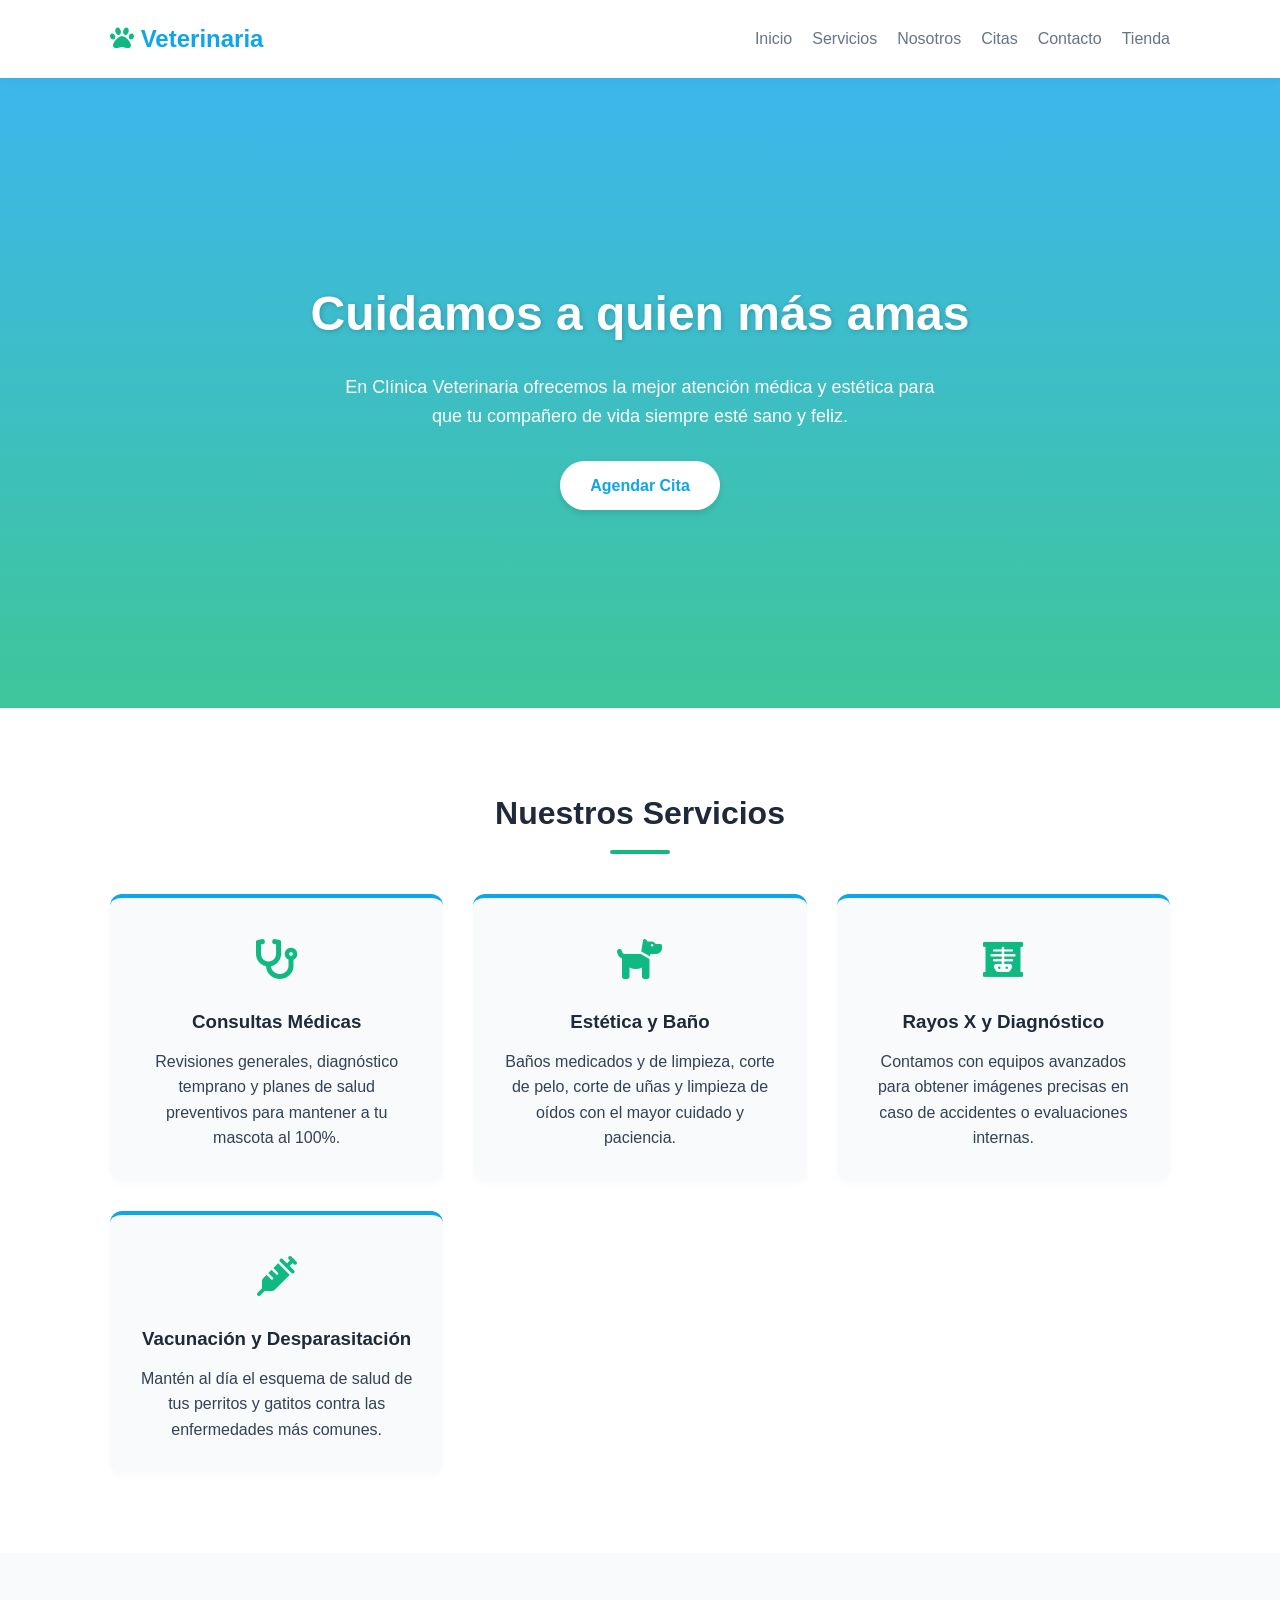
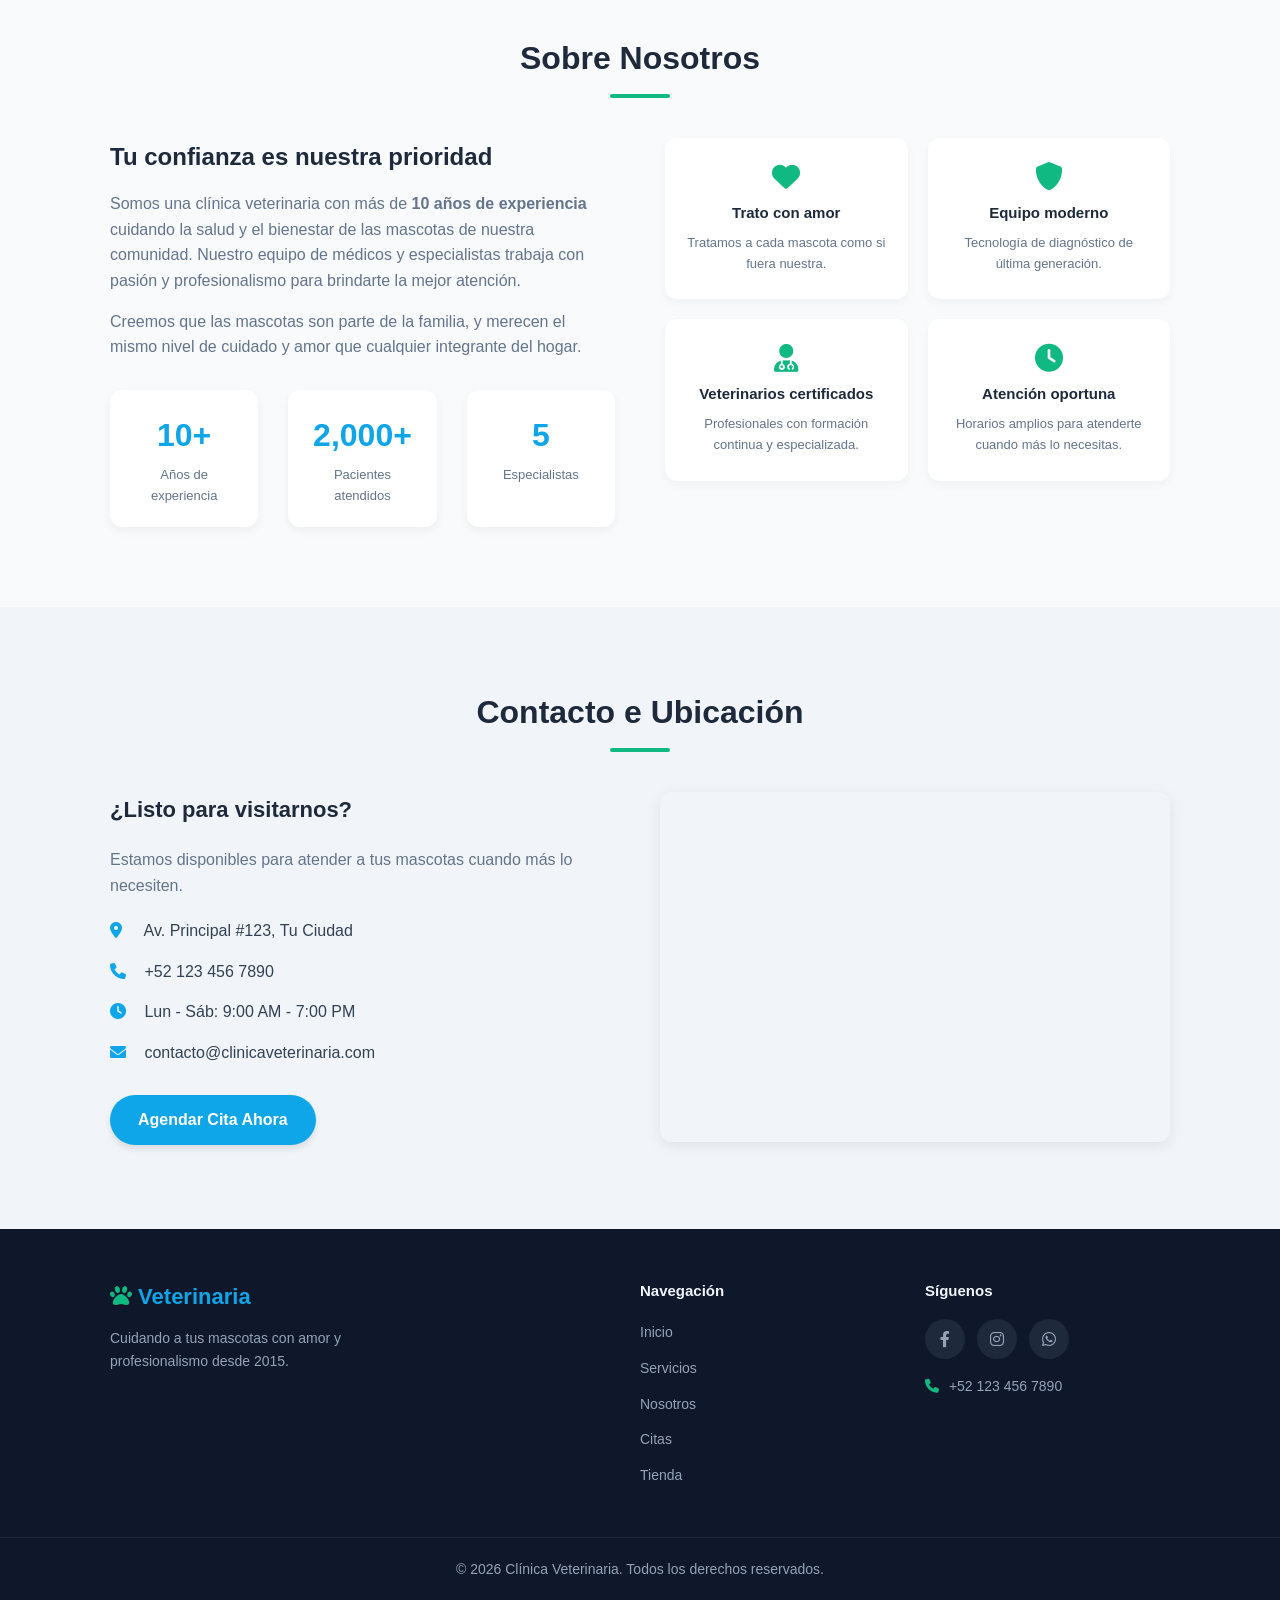
<file: index.html>
<!DOCTYPE html>
<html lang="es">
<head>
    <meta charset="UTF-8">
    <meta name="viewport" content="width=device-width, initial-scale=1.0">
    <meta name="description" content="Clínica Veterinaria — Consultas médicas, vacunación, estética y diagnóstico para tus mascotas. ¡Agenda tu cita hoy!">
    <title>Clínica Veterinaria</title>
    <link rel="icon" href="data:image/svg+xml,<svg xmlns='http://www.w3.org/2000/svg' viewBox='0 0 100 100'><text y='.9em' font-size='90'>🐾</text></svg>">
    <link rel="stylesheet" href="style.css">
    <link rel="stylesheet" href="https://cdnjs.cloudflare.com/ajax/libs/font-awesome/6.0.0/css/all.min.css">
</head>
<body>

    <header>
        <div class="container navbar">
            <div class="logo">
                <i class="fas fa-paw"></i> Veterinaria
            </div>
            <nav>
                <ul id="nav-menu">
                    <li><a href="#inicio">Inicio</a></li>
                    <li><a href="#servicios">Servicios</a></li>
                    <li><a href="#nosotros">Nosotros</a></li>
                    <li><a href="citas.html">Citas</a></li>
                    <li><a href="#contacto">Contacto</a></li>
                    <li><a href="tienda.html">Tienda</a></li>
                </ul>
            </nav>
            <button class="hamburger" id="hamburger-btn" aria-label="Abrir menú">
                <span></span><span></span><span></span>
            </button>
        </div>
    </header>

    <section id="inicio" class="hero">
        <div class="hero-content">
            <h1>Cuidamos a quien más amas</h1>
            <p>En Clínica Veterinaria ofrecemos la mejor atención médica y estética para que tu compañero de vida siempre esté sano y feliz.</p>
            <a href="citas.html" class="btn-primary">Agendar Cita</a>
        </div>
    </section>

    <section id="servicios" class="services-section">
        <div class="container">
            <h2 class="section-title">Nuestros Servicios</h2>
            <div class="services-grid">

                <div class="service-card">
                    <div class="service-icon"><i class="fas fa-stethoscope"></i></div>
                    <h3>Consultas Médicas</h3>
                    <p>Revisiones generales, diagnóstico temprano y planes de salud preventivos para mantener a tu mascota al 100%.</p>
                </div>

                <div class="service-card">
                    <div class="service-icon"><i class="fas fa-dog"></i></div>
                    <h3>Estética y Baño</h3>
                    <p>Baños medicados y de limpieza, corte de pelo, corte de uñas y limpieza de oídos con el mayor cuidado y paciencia.</p>
                </div>

                <div class="service-card">
                    <div class="service-icon"><i class="fas fa-x-ray"></i></div>
                    <h3>Rayos X y Diagnóstico</h3>
                    <p>Contamos con equipos avanzados para obtener imágenes precisas en caso de accidentes o evaluaciones internas.</p>
                </div>

                <div class="service-card">
                    <div class="service-icon"><i class="fas fa-syringe"></i></div>
                    <h3>Vacunación y Desparasitación</h3>
                    <p>Mantén al día el esquema de salud de tus perritos y gatitos contra las enfermedades más comunes.</p>
                </div>

            </div>
        </div>
    </section>

    <!-- NUEVA SECCIÓN: SOBRE NOSOTROS -->
    <section id="nosotros" class="about-section">
        <div class="container">
            <h2 class="section-title">Sobre Nosotros</h2>
            <div class="about-wrapper">
                <div class="about-text">
                    <h3>Tu confianza es nuestra prioridad</h3>
                    <p>Somos una clínica veterinaria con más de <strong>10 años de experiencia</strong> cuidando la salud y el bienestar de las mascotas de nuestra comunidad. Nuestro equipo de médicos y especialistas trabaja con pasión y profesionalismo para brindarte la mejor atención.</p>
                    <p>Creemos que las mascotas son parte de la familia, y merecen el mismo nivel de cuidado y amor que cualquier integrante del hogar.</p>
                    <div class="about-stats">
                        <div class="stat-item">
                            <span class="stat-number">10+</span>
                            <span class="stat-label">Años de experiencia</span>
                        </div>
                        <div class="stat-item">
                            <span class="stat-number">2,000+</span>
                            <span class="stat-label">Pacientes atendidos</span>
                        </div>
                        <div class="stat-item">
                            <span class="stat-number">5</span>
                            <span class="stat-label">Especialistas</span>
                        </div>
                    </div>
                </div>
                <div class="about-cards">
                    <div class="about-card">
                        <i class="fas fa-heart"></i>
                        <h4>Trato con amor</h4>
                        <p>Tratamos a cada mascota como si fuera nuestra.</p>
                    </div>
                    <div class="about-card">
                        <i class="fas fa-shield-alt"></i>
                        <h4>Equipo moderno</h4>
                        <p>Tecnología de diagnóstico de última generación.</p>
                    </div>
                    <div class="about-card">
                        <i class="fas fa-user-md"></i>
                        <h4>Veterinarios certificados</h4>
                        <p>Profesionales con formación continua y especializada.</p>
                    </div>
                    <div class="about-card">
                        <i class="fas fa-clock"></i>
                        <h4>Atención oportuna</h4>
                        <p>Horarios amplios para atenderte cuando más lo necesitas.</p>
                    </div>
                </div>
            </div>
        </div>
    </section>

    <section id="contacto" class="contact-section">
        <div class="container">
            <h2 class="section-title">Contacto e Ubicación</h2>
            <div class="contact-wrapper">
                <div class="contact-info">
                    <h3>¿Listo para visitarnos?</h3>
                    <p>Estamos disponibles para atender a tus mascotas cuando más lo necesiten.</p>
                    <ul>
                        <li><i class="fas fa-map-marker-alt"></i> Av. Principal #123, Tu Ciudad</li>
                        <li><i class="fas fa-phone"></i> +52 123 456 7890</li>
                        <li><i class="fas fa-clock"></i> Lun - Sáb: 9:00 AM - 7:00 PM</li>
                        <li><i class="fas fa-envelope"></i> contacto@clinicaveterinaria.com</li>
                    </ul>
                    <a href="citas.html" class="btn-primary btn-contact">Agendar Cita Ahora</a>
                </div>
                <div class="contact-map">
                    <iframe
                        src="https://www.google.com/maps/embed?pb=!1m18!1m12!1m3!1d3763.2!2d-99.1332!3d19.4326!2m3!1f0!2f0!3f0!3m2!1i1024!2i768!4f13.1!3m3!1m2!1s0x0%3A0x0!2zMTnCsDI1JzU3LjQiTiA5OcKwMDcnNTkuNiJX!5e0!3m2!1ses!2smx!4v1234567890"
                        width="100%"
                        height="300"
                        style="border:0; border-radius: 12px;"
                        allowfullscreen=""
                        loading="lazy"
                        referrerpolicy="no-referrer-when-downgrade"
                        title="Ubicación de la Clínica Veterinaria">
                    </iframe>
                </div>
            </div>
        </div>
    </section>

    <footer>
        <div class="container footer-grid">
            <div class="footer-brand">
                <div class="logo"><i class="fas fa-paw"></i> Veterinaria</div>
                <p>Cuidando a tus mascotas con amor y profesionalismo desde 2015.</p>
            </div>
            <div class="footer-links">
                <h4>Navegación</h4>
                <ul>
                    <li><a href="#inicio">Inicio</a></li>
                    <li><a href="#servicios">Servicios</a></li>
                    <li><a href="#nosotros">Nosotros</a></li>
                    <li><a href="citas.html">Citas</a></li>
                    <li><a href="tienda.html">Tienda</a></li>
                </ul>
            </div>
            <div class="footer-social">
                <h4>Síguenos</h4>
                <div class="social-icons">
                    <a href="https://facebook.com" target="_blank" aria-label="Facebook"><i class="fab fa-facebook-f"></i></a>
                    <a href="https://instagram.com" target="_blank" aria-label="Instagram"><i class="fab fa-instagram"></i></a>
                    <a href="https://wa.me/521234567890" target="_blank" aria-label="WhatsApp"><i class="fab fa-whatsapp"></i></a>
                </div>
                <p class="footer-phone"><i class="fas fa-phone"></i> +52 123 456 7890</p>
            </div>
        </div>
        <div class="footer-bottom">
            <p>&copy; 2026 Clínica Veterinaria. Todos los derechos reservados.</p>
        </div>
    </footer>

    <script src="js.js"></script>
</body>
</html>
</file>
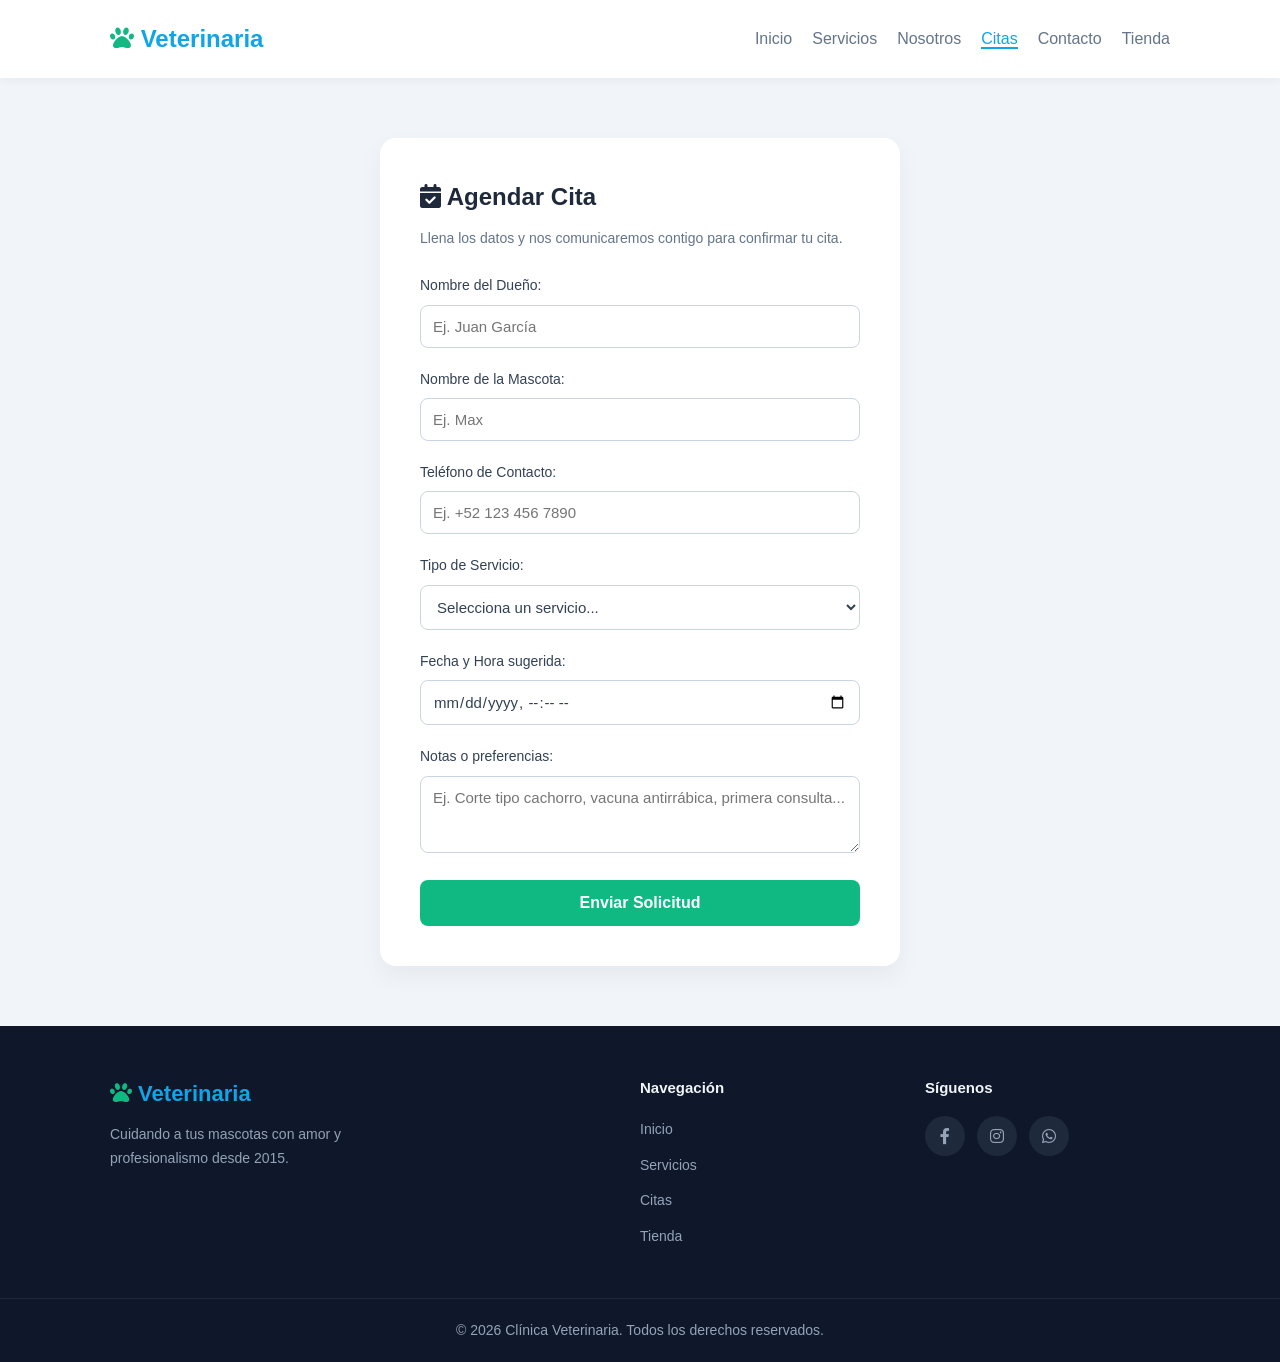
<file: citas.html>
<!DOCTYPE html>
<html lang="es">
<head>
    <meta charset="UTF-8">
    <meta name="viewport" content="width=device-width, initial-scale=1.0">
    <meta name="description" content="Agenda tu cita en Clínica Veterinaria para consultas médicas, vacunación, estética y diagnóstico. ¡Atención rápida y profesional!">
    <title>Agendar Cita - Clínica Veterinaria</title>
    <link rel="icon" href="data:image/svg+xml,<svg xmlns='http://www.w3.org/2000/svg' viewBox='0 0 100 100'><text y='.9em' font-size='90'>🐾</text></svg>">
    <link rel="stylesheet" href="style.css">
    <link rel="stylesheet" href="https://cdnjs.cloudflare.com/ajax/libs/font-awesome/6.0.0/css/all.min.css">
</head>
<body>

    <header>
        <div class="container navbar">
            <div class="logo"><i class="fas fa-paw"></i> Veterinaria</div>
            <nav>
                <ul id="nav-menu">
                    <li><a href="index.html">Inicio</a></li>
                    <li><a href="index.html#servicios">Servicios</a></li>
                    <li><a href="index.html#nosotros">Nosotros</a></li>
                    <li><a href="citas.html" class="active">Citas</a></li>
                    <li><a href="index.html#contacto">Contacto</a></li>
                    <li><a href="tienda.html">Tienda</a></li>
                </ul>
            </nav>
            <button class="hamburger" id="hamburger-btn" aria-label="Abrir menú">
                <span></span><span></span><span></span>
            </button>
        </div>
    </header>

    <section class="form-section">
        <div class="form-container">
            <h2><i class="fas fa-calendar-check"></i> Agendar Cita</h2>
            <p>Llena los datos y nos comunicaremos contigo para confirmar tu cita.</p>

            <form id="appointmentForm">
                <div class="form-group">
                    <label for="propietario">Nombre del Dueño:</label>
                    <input type="text" id="propietario" name="propietario" placeholder="Ej. Juan García" required>
                </div>

                <div class="form-group">
                    <label for="mascota">Nombre de la Mascota:</label>
                    <input type="text" id="mascota" name="mascota" placeholder="Ej. Max" required>
                </div>

                <div class="form-group">
                    <label for="telefono">Teléfono de Contacto:</label>
                    <input type="tel" id="telefono" name="telefono" placeholder="Ej. +52 123 456 7890" required>
                </div>

                <div class="form-group">
                    <label for="servicio">Tipo de Servicio:</label>
                    <select id="servicio" name="servicio" required>
                        <option value="" disabled selected>Selecciona un servicio...</option>
                        <option value="Consulta Médica">🩺 Consulta Médica</option>
                        <option value="Vacunación / Desparasitación">💉 Vacunación / Desparasitación</option>
                        <option value="Estética y Baño">🐶 Estética y Baño</option>
                        <option value="Rayos X y Diagnóstico">🔬 Rayos X y Diagnóstico</option>
                    </select>
                </div>

                <div class="form-group">
                    <label for="fecha">Fecha y Hora sugerida:</label>
                    <input type="datetime-local" id="fecha" name="fecha" required>
                </div>

                <div class="form-group">
                    <label for="notas">Notas o preferencias:</label>
                    <textarea id="notas" name="notas" rows="3" placeholder="Ej. Corte tipo cachorro, vacuna antirrábica, primera consulta..."></textarea>
                </div>

                <button type="submit" class="btn-submit">Enviar Solicitud</button>
            </form>

            <div id="mensajeExito" class="mensaje-oculto">
                <i class="fas fa-check-circle"></i> ¡Cita registrada con éxito! Nos comunicaremos contigo para confirmar.
            </div>
        </div>
    </section>

    <footer>
        <div class="container footer-grid">
            <div class="footer-brand">
                <div class="logo"><i class="fas fa-paw"></i> Veterinaria</div>
                <p>Cuidando a tus mascotas con amor y profesionalismo desde 2015.</p>
            </div>
            <div class="footer-links">
                <h4>Navegación</h4>
                <ul>
                    <li><a href="index.html">Inicio</a></li>
                    <li><a href="index.html#servicios">Servicios</a></li>
                    <li><a href="citas.html">Citas</a></li>
                    <li><a href="tienda.html">Tienda</a></li>
                </ul>
            </div>
            <div class="footer-social">
                <h4>Síguenos</h4>
                <div class="social-icons">
                    <a href="https://facebook.com" target="_blank" aria-label="Facebook"><i class="fab fa-facebook-f"></i></a>
                    <a href="https://instagram.com" target="_blank" aria-label="Instagram"><i class="fab fa-instagram"></i></a>
                    <a href="https://wa.me/521234567890" target="_blank" aria-label="WhatsApp"><i class="fab fa-whatsapp"></i></a>
                </div>
            </div>
        </div>
        <div class="footer-bottom">
            <p>&copy; 2026 Clínica Veterinaria. Todos los derechos reservados.</p>
        </div>
    </footer>

    <script src="js.js"></script>
</body>
</html>
</file>
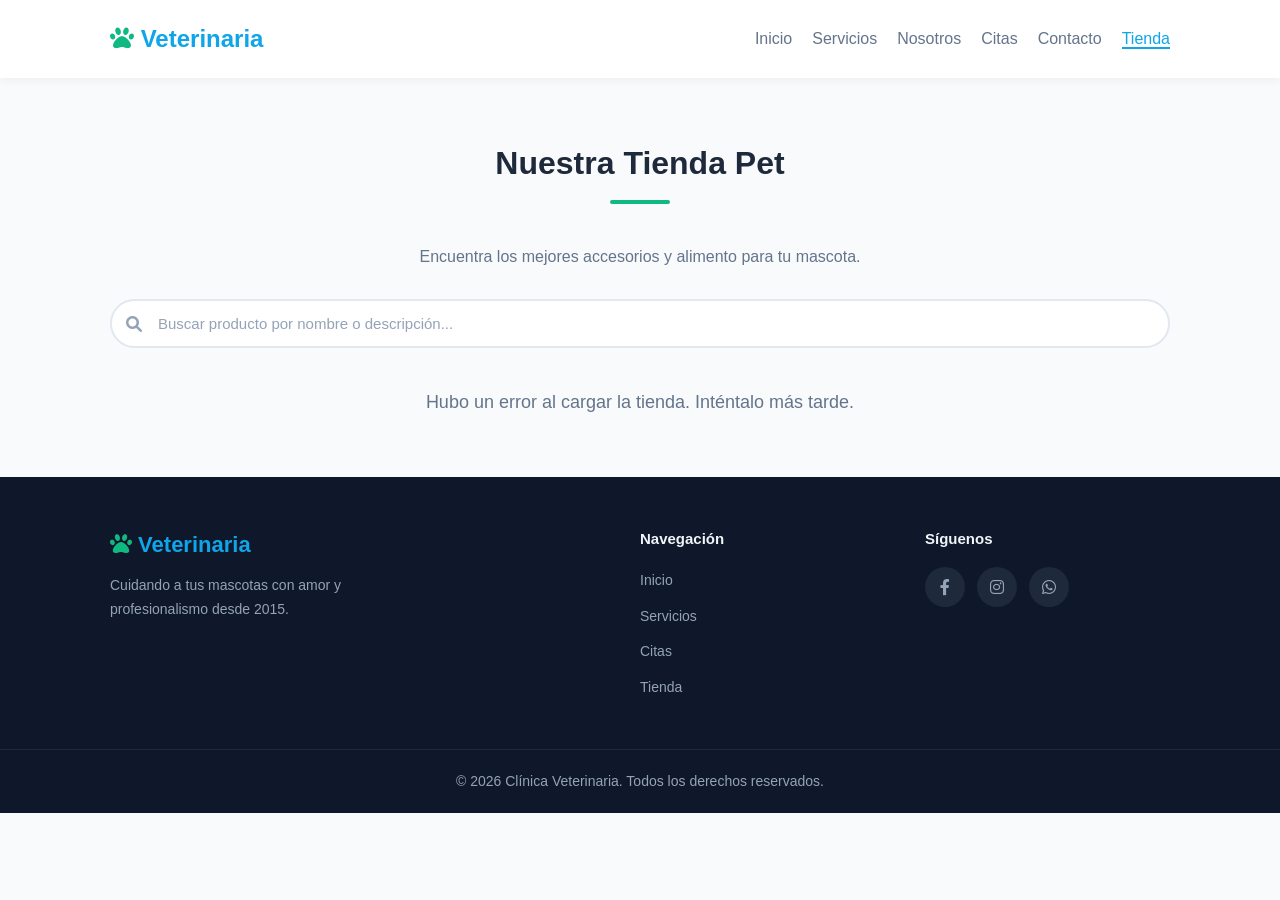
<file: tienda.html>
<!DOCTYPE html>
<html lang="es">
<head>
    <meta charset="UTF-8">
    <meta name="viewport" content="width=device-width, initial-scale=1.0">
    <meta name="description" content="Tienda veterinaria en línea. Encuentra los mejores productos, alimentos y accesorios para tu mascota con envío a domicilio.">
    <title>Tienda Pet - Clínica Veterinaria</title>
    <link rel="icon" href="data:image/svg+xml,<svg xmlns='http://www.w3.org/2000/svg' viewBox='0 0 100 100'><text y='.9em' font-size='90'>🐾</text></svg>">
    <link rel="stylesheet" href="style.css">
    <link rel="stylesheet" href="https://cdnjs.cloudflare.com/ajax/libs/font-awesome/6.0.0/css/all.min.css">
</head>
<body>

    <header>
        <div class="container navbar">
            <div class="logo"><i class="fas fa-paw"></i> Veterinaria</div>
            <nav>
                <ul id="nav-menu">
                    <li><a href="index.html">Inicio</a></li>
                    <li><a href="index.html#servicios">Servicios</a></li>
                    <li><a href="index.html#nosotros">Nosotros</a></li>
                    <li><a href="citas.html">Citas</a></li>
                    <li><a href="index.html#contacto">Contacto</a></li>
                    <li><a href="tienda.html" class="active">Tienda</a></li>
                </ul>
            </nav>
            <button class="hamburger" id="hamburger-btn" aria-label="Abrir menú">
                <span></span><span></span><span></span>
            </button>
        </div>
    </header>

    <section class="tienda-section">
        <div class="container">
            <h1 class="section-title">Nuestra Tienda Pet</h1>
            <p style="text-align: center; color: #64748b; margin-bottom: 30px;">Encuentra los mejores accesorios y alimento para tu mascota.</p>

            <!-- Barra de búsqueda y filtros -->
            <div class="tienda-controles">
                <div class="search-box">
                    <i class="fas fa-search"></i>
                    <input
                        type="text"
                        id="buscador-productos"
                        placeholder="Buscar producto por nombre o descripción..."
                        autocomplete="off"
                    >
                    <button id="btn-limpiar-busqueda" class="btn-limpiar" aria-label="Limpiar búsqueda" style="display:none;">
                        <i class="fas fa-times"></i>
                    </button>
                </div>
                <div id="filtros-categoria" class="filtros-categoria">
                    <!-- Los botones de categoría se generan dinámicamente con JS -->
                </div>
            </div>

            <!-- Contador de resultados -->
            <p id="contador-resultados" class="contador-resultados" style="display:none;"></p>

            <!-- Grid de productos -->
            <div id="contenedor-productos" class="productos-grid">
                <p class="cargando"><i class="fas fa-spinner fa-spin"></i> Cargando productos de la tienda...</p>
            </div>
        </div>
    </section>

    <footer>
        <div class="container footer-grid">
            <div class="footer-brand">
                <div class="logo"><i class="fas fa-paw"></i> Veterinaria</div>
                <p>Cuidando a tus mascotas con amor y profesionalismo desde 2015.</p>
            </div>
            <div class="footer-links">
                <h4>Navegación</h4>
                <ul>
                    <li><a href="index.html">Inicio</a></li>
                    <li><a href="index.html#servicios">Servicios</a></li>
                    <li><a href="citas.html">Citas</a></li>
                    <li><a href="tienda.html">Tienda</a></li>
                </ul>
            </div>
            <div class="footer-social">
                <h4>Síguenos</h4>
                <div class="social-icons">
                    <a href="https://facebook.com" target="_blank" aria-label="Facebook"><i class="fab fa-facebook-f"></i></a>
                    <a href="https://instagram.com" target="_blank" aria-label="Instagram"><i class="fab fa-instagram"></i></a>
                    <a href="https://wa.me/521234567890" target="_blank" aria-label="WhatsApp"><i class="fab fa-whatsapp"></i></a>
                </div>
            </div>
        </div>
        <div class="footer-bottom">
            <p>&copy; 2026 Clínica Veterinaria. Todos los derechos reservados.</p>
        </div>
    </footer>

    <!-- ===== MODAL DE PRODUCTO ===== -->
    <div id="producto-modal" class="modal-overlay" role="dialog" aria-modal="true" aria-labelledby="modal-nombre" style="display:none;">
        <div class="modal-box">

            <!-- Botón cerrar -->
            <button class="modal-cerrar" id="btn-cerrar-modal" aria-label="Cerrar">
                <i class="fas fa-times"></i>
            </button>

            <!-- Carrusel de imágenes -->
            <div class="modal-carrusel">
                <div class="carrusel-track" id="carrusel-track">
                    <!-- Las imágenes se insertan dinámicamente -->
                </div>

                <!-- Flechas -->
                <button class="carrusel-btn carrusel-prev" id="carrusel-prev" aria-label="Imagen anterior">
                    <i class="fas fa-chevron-left"></i>
                </button>
                <button class="carrusel-btn carrusel-next" id="carrusel-next" aria-label="Imagen siguiente">
                    <i class="fas fa-chevron-right"></i>
                </button>

                <!-- Indicadores (dots) -->
                <div class="carrusel-dots" id="carrusel-dots"></div>
            </div>

            <!-- Información del producto -->
            <div class="modal-info">
                <div class="modal-meta">
                    <span class="product-id" id="modal-id"></span>
                    <span class="product-tag" id="modal-categoria" style="display:none;"></span>
                </div>
                <h2 id="modal-nombre"></h2>
                <p id="modal-descripcion"></p>
                <a id="modal-whatsapp" href="#" class="btn-interes modal-wa" target="_blank" rel="noopener noreferrer">
                    <i class="fab fa-whatsapp"></i> Preguntar por WhatsApp
                </a>
            </div>

        </div>
    </div>
    <!-- ===== FIN MODAL ===== -->

    <script src="js.js"></script>
</body>
</html>
</file>
<file: style.css>
/* --- Estilos Generales --- */
* {
    margin: 0;
    padding: 0;
    box-sizing: border-box;
    font-family: 'Segoe UI', Tahoma, Geneva, Verdana, sans-serif;
}

html {
    scroll-behavior: smooth;
}

body {
    background-color: #f8fafc;
    color: #334155;
    line-height: 1.6;
}

.container {
    max-width: 1100px;
    margin: 0 auto;
    padding: 0 20px;
}

/* --- Barra de Navegación --- */
header {
    background-color: #ffffff;
    box-shadow: 0 2px 10px rgba(0, 0, 0, 0.05);
    position: sticky;
    top: 0;
    z-index: 100;
}

.navbar {
    display: flex;
    justify-content: space-between;
    align-items: center;
    padding: 20px;
}

.logo {
    font-size: 24px;
    font-weight: bold;
    color: #0ea5e9;
}

.logo i {
    color: #10b981;
}

nav ul {
    display: flex;
    list-style: none;
}

nav ul li {
    margin-left: 20px;
}

nav ul li a {
    text-decoration: none;
    color: #64748b;
    font-weight: 500;
    transition: color 0.3s;
}

nav ul li a:hover {
    color: #0ea5e9;
}

nav ul li a.active {
    color: #0ea5e9;
    border-bottom: 2px solid #0ea5e9;
}

/* --- Hamburger Button --- */
.hamburger {
    display: none;
    flex-direction: column;
    gap: 5px;
    cursor: pointer;
    background: none;
    border: none;
    padding: 5px;
}

.hamburger span {
    display: block;
    width: 25px;
    height: 3px;
    background-color: #334155;
    border-radius: 3px;
    transition: all 0.3s ease;
}

.hamburger.open span:nth-child(1) {
    transform: translateY(8px) rotate(45deg);
}
.hamburger.open span:nth-child(2) {
    opacity: 0;
}
.hamburger.open span:nth-child(3) {
    transform: translateY(-8px) rotate(-45deg);
}

/* --- Sección Héroe (Bienvenida) --- */
.hero {
    background: linear-gradient(rgba(14, 165, 233, 0.8), rgba(16, 185, 129, 0.8)),
                url('https://purina.com.mx/sites/default/files/2022-10/purina-consulta-veterinaria-para-mascotas-lo-que-debes-saber.jpg') no-repeat center center/cover;
    height: 70vh;
    display: flex;
    justify-content: center;
    align-items: center;
    text-align: center;
    color: white;
    padding: 0 20px;
}

.hero-content h1 {
    font-size: 48px;
    margin-bottom: 20px;
    text-shadow: 1px 1px 5px rgba(0,0,0,0.2);
}

.hero-content p {
    font-size: 18px;
    max-width: 600px;
    margin: 0 auto 30px auto;
}

.btn-primary {
    display: inline-block;
    background-color: #ffffff;
    color: #0ea5e9;
    padding: 12px 30px;
    text-decoration: none;
    border-radius: 50px;
    font-weight: bold;
    box-shadow: 0 4px 6px rgba(0, 0, 0, 0.1);
    transition: transform 0.3s, box-shadow 0.3s;
}

.btn-primary:hover {
    transform: translateY(-2px);
    box-shadow: 0 6px 12px rgba(0, 0, 0, 0.15);
}

/* --- Secciones Comunes --- */
.section-title {
    text-align: center;
    font-size: 32px;
    margin-bottom: 40px;
    color: #1e293b;
    position: relative;
}

.section-title::after {
    content: '';
    display: block;
    width: 60px;
    height: 4px;
    background-color: #10b981;
    margin: 10px auto 0 auto;
    border-radius: 2px;
}

/* --- Sección de Servicios --- */
.services-section {
    padding: 80px 0;
    background-color: #ffffff;
}

.services-grid {
    display: grid;
    grid-template-columns: repeat(auto-fit, minmax(250px, 1fr));
    gap: 30px;
}

.service-card {
    background-color: #f8fafc;
    padding: 30px;
    border-radius: 12px;
    text-align: center;
    box-shadow: 0 4px 6px rgba(0, 0, 0, 0.02);
    transition: transform 0.3s;
    border-top: 4px solid #0ea5e9;
}

.service-card:hover {
    transform: translateY(-5px);
}

.service-icon {
    font-size: 40px;
    color: #10b981;
    margin-bottom: 15px;
}

.service-card h3 {
    margin-bottom: 12px;
    color: #1e293b;
}

/* --- Sección Sobre Nosotros --- */
.about-section {
    padding: 80px 0;
    background-color: #f8fafc;
}

.about-wrapper {
    display: flex;
    flex-wrap: wrap;
    gap: 50px;
    align-items: flex-start;
}

.about-text {
    flex: 1;
    min-width: 280px;
}

.about-text h3 {
    font-size: 24px;
    color: #1e293b;
    margin-bottom: 15px;
}

.about-text p {
    color: #64748b;
    margin-bottom: 15px;
}

.about-stats {
    display: flex;
    gap: 30px;
    margin-top: 30px;
    flex-wrap: wrap;
}

.stat-item {
    display: flex;
    flex-direction: column;
    align-items: center;
    background-color: #ffffff;
    padding: 20px 25px;
    border-radius: 12px;
    box-shadow: 0 4px 10px rgba(0,0,0,0.05);
    flex: 1;
    min-width: 100px;
}

.stat-number {
    font-size: 32px;
    font-weight: bold;
    color: #0ea5e9;
}

.stat-label {
    font-size: 13px;
    color: #64748b;
    text-align: center;
    margin-top: 4px;
}

.about-cards {
    flex: 1;
    min-width: 280px;
    display: grid;
    grid-template-columns: 1fr 1fr;
    gap: 20px;
}

.about-card {
    background-color: #ffffff;
    padding: 25px 20px;
    border-radius: 12px;
    box-shadow: 0 4px 10px rgba(0,0,0,0.04);
    text-align: center;
    transition: transform 0.3s;
}

.about-card:hover {
    transform: translateY(-4px);
}

.about-card i {
    font-size: 28px;
    color: #10b981;
    margin-bottom: 10px;
}

.about-card h4 {
    color: #1e293b;
    margin-bottom: 8px;
    font-size: 15px;
}

.about-card p {
    font-size: 13px;
    color: #64748b;
}

/* --- Sección de Contacto --- */
.contact-section {
    padding: 80px 0;
    background-color: #f1f5f9;
}

.contact-wrapper {
    display: flex;
    flex-wrap: wrap;
    gap: 40px;
    justify-content: space-between;
    align-items: flex-start;
}

.contact-info {
    flex: 1;
    min-width: 280px;
}

.contact-info h3 {
    margin-bottom: 20px;
    color: #1e293b;
    font-size: 22px;
}

.contact-info > p {
    color: #64748b;
    margin-bottom: 20px;
}

.contact-info ul {
    list-style: none;
    margin-bottom: 30px;
}

.contact-info ul li {
    margin-bottom: 15px;
    font-size: 16px;
}

.contact-info ul li i {
    color: #0ea5e9;
    margin-right: 10px;
    width: 20px;
}

.btn-contact {
    background-color: #0ea5e9;
    color: #ffffff !important;
    padding: 12px 28px;
    border-radius: 50px;
    font-weight: bold;
    text-decoration: none;
    display: inline-block;
    transition: background-color 0.3s, transform 0.3s;
}

.btn-contact:hover {
    background-color: #0284c7;
    transform: translateY(-2px);
}

.contact-map {
    flex: 1;
    min-width: 280px;
}

.contact-map iframe {
    width: 100%;
    height: 350px;
    border: 0;
    border-radius: 12px;
    box-shadow: 0 4px 15px rgba(0,0,0,0.08);
}

/* --- Footer Mejorado --- */
footer {
    background-color: #0f172a;
    color: #94a3b8;
    padding: 50px 0 0 0;
}

.footer-grid {
    display: grid;
    grid-template-columns: 2fr 1fr 1fr;
    gap: 40px;
    padding-bottom: 40px;
}

.footer-brand .logo {
    font-size: 22px;
    margin-bottom: 12px;
    display: block;
}

.footer-brand p {
    font-size: 14px;
    line-height: 1.7;
    max-width: 250px;
}

.footer-links h4,
.footer-social h4 {
    color: #f1f5f9;
    margin-bottom: 16px;
    font-size: 15px;
}

.footer-links ul {
    list-style: none;
}

.footer-links ul li {
    margin-bottom: 10px;
}

.footer-links ul li a {
    color: #94a3b8;
    text-decoration: none;
    font-size: 14px;
    transition: color 0.3s;
}

.footer-links ul li a:hover {
    color: #0ea5e9;
}

.social-icons {
    display: flex;
    gap: 12px;
    margin-bottom: 16px;
}

.social-icons a {
    display: flex;
    align-items: center;
    justify-content: center;
    width: 40px;
    height: 40px;
    border-radius: 50%;
    background-color: #1e293b;
    color: #94a3b8;
    text-decoration: none;
    font-size: 16px;
    transition: background-color 0.3s, color 0.3s, transform 0.3s;
}

.social-icons a:hover {
    background-color: #0ea5e9;
    color: #ffffff;
    transform: translateY(-3px);
}

.footer-phone {
    font-size: 14px;
}

.footer-phone i {
    color: #10b981;
    margin-right: 6px;
}

.footer-bottom {
    border-top: 1px solid #1e293b;
    text-align: center;
    padding: 20px;
    font-size: 14px;
}

/* --- Estilos del Formulario de Citas --- */
.form-section {
    padding: 60px 20px;
    background-color: #f1f5f9;
    min-height: 80vh;
    display: flex;
    justify-content: center;
    align-items: center;
}

.form-container {
    background-color: #ffffff;
    padding: 40px;
    border-radius: 16px;
    box-shadow: 0 10px 25px rgba(0, 0, 0, 0.05);
    max-width: 520px;
    width: 100%;
}

.form-container h2 {
    color: #1e293b;
    margin-bottom: 10px;
}

.form-container > p {
    color: #64748b;
    margin-bottom: 25px;
    font-size: 14px;
}

.form-group {
    margin-bottom: 20px;
}

.form-group label {
    display: block;
    font-weight: 500;
    margin-bottom: 8px;
    color: #334155;
    font-size: 14px;
}

.form-group input,
.form-group textarea,
.form-group select {
    width: 100%;
    padding: 12px;
    border: 1px solid #cbd5e1;
    border-radius: 8px;
    font-size: 15px;
    color: #334155;
    background-color: #ffffff;
    transition: border-color 0.3s, box-shadow 0.3s;
    appearance: auto;
}

.form-group input:focus,
.form-group textarea:focus,
.form-group select:focus {
    outline: none;
    border-color: #0ea5e9;
    box-shadow: 0 0 0 3px rgba(14, 165, 233, 0.1);
}

.btn-submit {
    width: 100%;
    background-color: #10b981;
    color: white;
    border: none;
    padding: 14px;
    font-size: 16px;
    font-weight: bold;
    border-radius: 8px;
    cursor: pointer;
    transition: background-color 0.3s, transform 0.2s;
}

.btn-submit:hover {
    background-color: #059669;
    transform: translateY(-1px);
}

.btn-submit:disabled {
    background-color: #a7f3d0;
    cursor: not-allowed;
    transform: none;
}

/* Mensajes de éxito */
.mensaje-oculto {
    display: none;
}

.mensaje-visible {
    display: block;
    margin-top: 20px;
    padding: 15px;
    background-color: #d1fae5;
    color: #065f46;
    border-radius: 8px;
    text-align: center;
    font-weight: 500;
}

/* --- Estilos de la Tienda de Productos --- */
.tienda-section {
    padding: 60px 0;
    background-color: #f8fafc;
}

/* Controles: barra de búsqueda + filtros */
.tienda-controles {
    display: flex;
    flex-direction: column;
    gap: 16px;
    margin-bottom: 24px;
}

/* Barra de búsqueda */
.search-box {
    position: relative;
    display: flex;
    align-items: center;
}

.search-box > .fa-search {
    position: absolute;
    left: 16px;
    color: #94a3b8;
    font-size: 16px;
    pointer-events: none;
}

.search-box input {
    width: 100%;
    padding: 14px 50px 14px 46px;
    border: 2px solid #e2e8f0;
    border-radius: 50px;
    font-size: 15px;
    color: #334155;
    background-color: #ffffff;
    transition: border-color 0.3s, box-shadow 0.3s;
}

.search-box input:focus {
    outline: none;
    border-color: #0ea5e9;
    box-shadow: 0 0 0 4px rgba(14, 165, 233, 0.1);
}

.search-box input::placeholder {
    color: #94a3b8;
}

/* Botón X para limpiar búsqueda */
.btn-limpiar {
    position: absolute;
    right: 14px;
    display: flex;
    align-items: center;
    justify-content: center;
    width: 28px;
    height: 28px;
    border-radius: 50%;
    border: none;
    background-color: #e2e8f0;
    color: #64748b;
    cursor: pointer;
    font-size: 12px;
    transition: background-color 0.2s, color 0.2s;
}

.btn-limpiar:hover {
    background-color: #cbd5e1;
    color: #334155;
}

/* Botones de filtro por categoría */
.filtros-categoria {
    display: flex;
    flex-wrap: wrap;
    gap: 10px;
}

.btn-filtro {
    padding: 8px 20px;
    border: 2px solid #e2e8f0;
    border-radius: 50px;
    background-color: #ffffff;
    color: #64748b;
    font-size: 14px;
    font-weight: 500;
    cursor: pointer;
    transition: all 0.25s ease;
}

.btn-filtro:hover {
    border-color: #0ea5e9;
    color: #0ea5e9;
}

.btn-filtro.activo {
    background-color: #0ea5e9;
    border-color: #0ea5e9;
    color: #ffffff;
    box-shadow: 0 4px 10px rgba(14, 165, 233, 0.3);
}

/* Contador de resultados */
.contador-resultados {
    font-size: 14px;
    color: #64748b;
    margin-bottom: 10px;
    font-style: italic;
}

/* Estado sin resultados */
.sin-resultados {
    grid-column: 1 / -1;
    text-align: center;
    padding: 60px 20px;
    color: #94a3b8;
}

.sin-resultados i {
    font-size: 48px;
    margin-bottom: 16px;
    display: block;
    opacity: 0.4;
}

.sin-resultados p {
    font-size: 16px;
    margin-bottom: 20px;
}

.btn-reset-filtros {
    background-color: #0ea5e9;
    color: white;
    border: none;
    padding: 10px 24px;
    border-radius: 50px;
    font-size: 14px;
    font-weight: 600;
    cursor: pointer;
    transition: background-color 0.3s;
}

.btn-reset-filtros:hover {
    background-color: #0284c7;
}

/* Badge de categoría en la tarjeta */
.product-meta {
    display: flex;
    align-items: center;
    gap: 8px;
    margin-bottom: 10px;
    flex-wrap: wrap;
}

.product-tag {
    font-size: 11px;
    background-color: #dbeafe;
    color: #1d4ed8;
    padding: 3px 10px;
    border-radius: 50px;
    font-weight: 600;
    letter-spacing: 0.3px;
}

.productos-grid {
    display: grid;
    grid-template-columns: repeat(auto-fit, minmax(250px, 1fr));
    gap: 30px;
}

.cargando {
    text-align: center;
    grid-column: 1 / -1;
    color: #64748b;
    font-size: 18px;
}

.cargando .fa-spinner {
    margin-right: 8px;
    color: #0ea5e9;
}

/* Estilo individual de la Card */
.product-card {
    background-color: #ffffff;
    border-radius: 12px;
    overflow: hidden;
    box-shadow: 0 4px 15px rgba(0, 0, 0, 0.05);
    display: flex;
    flex-direction: column;
    transition: transform 0.3s, box-shadow 0.3s;
}

.product-card:hover {
    transform: translateY(-5px);
    box-shadow: 0 8px 25px rgba(0, 0, 0, 0.1);
}

.product-img-box {
    width: 100%;
    height: 200px;
    background-color: #f1f5f9;
}

.product-img-box img {
    width: 100%;
    height: 100%;
    object-fit: cover;
}

.product-info {
    padding: 20px;
    display: flex;
    flex-direction: column;
    flex-grow: 1;
}

.product-id {
    font-size: 11px;
    background-color: #e2e8f0;
    color: #475569;
    padding: 3px 8px;
    border-radius: 4px;
    align-self: flex-start;
    margin-bottom: 10px;
    font-weight: bold;
}

.product-info h3 {
    font-size: 18px;
    color: #1e293b;
    margin-bottom: 8px;
}

.product-info p {
    font-size: 14px;
    color: #64748b;
    margin-bottom: 20px;
    flex-grow: 1;
}

/* Botón de la Card */
.btn-interes {
    display: block;
    text-align: center;
    background-color: #25d366;
    color: white;
    text-decoration: none;
    padding: 10px;
    border-radius: 8px;
    font-weight: bold;
    font-size: 14px;
    transition: background-color 0.3s;
}

.btn-interes:hover {
    background-color: #128c7e;
}

/* --- Ajustes para Celulares --- */
@media (max-width: 768px) {
    .hamburger {
        display: flex;
    }

    nav ul {
        display: none;
        flex-direction: column;
        position: absolute;
        top: 70px;
        left: 0;
        width: 100%;
        background-color: #ffffff;
        box-shadow: 0 8px 20px rgba(0,0,0,0.1);
        padding: 20px;
        gap: 10px;
        z-index: 99;
    }

    nav ul.open {
        display: flex;
    }

    nav ul li {
        margin: 0;
    }

    nav ul li a {
        display: block;
        padding: 10px 0;
        font-size: 16px;
        border-bottom: 1px solid #f1f5f9;
    }

    .hero-content h1 {
        font-size: 32px;
    }

    .about-wrapper {
        flex-direction: column;
    }

    .about-cards {
        grid-template-columns: 1fr 1fr;
    }

    .footer-grid {
        grid-template-columns: 1fr;
        gap: 30px;
    }

    .about-stats {
        justify-content: center;
    }

    .contact-map iframe {
        height: 250px;
    }
}

@media (max-width: 480px) {
    .about-cards {
        grid-template-columns: 1fr;
    }

    .about-stats {
        flex-direction: column;
        align-items: center;
    }
}

/* =============================================
   CARD: Imagen clickable + acciones dobles
   ============================================= */
.card-img-clickable {
    position: relative;
    cursor: pointer;
    overflow: hidden;
}

.card-img-clickable img {
    transition: transform 0.4s ease;
}

.card-img-clickable:hover img {
    transform: scale(1.05);
}

.card-img-overlay {
    position: absolute;
    inset: 0;
    background: rgba(14, 165, 233, 0.55);
    color: #fff;
    display: flex;
    align-items: center;
    justify-content: center;
    gap: 8px;
    font-weight: 600;
    font-size: 15px;
    opacity: 0;
    transition: opacity 0.3s ease;
}

.card-img-clickable:hover .card-img-overlay {
    opacity: 1;
}

/* Fila de botones en la card */
.card-actions {
    display: flex;
    gap: 10px;
    margin-top: auto;
}

.btn-ver-producto {
    flex: 1;
    background-color: #f1f5f9;
    color: #0ea5e9;
    border: 2px solid #e2e8f0;
    padding: 10px 12px;
    border-radius: 8px;
    font-weight: 600;
    font-size: 14px;
    cursor: pointer;
    transition: background-color 0.25s, border-color 0.25s, color 0.25s;
    white-space: nowrap;
}

.btn-ver-producto:hover {
    background-color: #0ea5e9;
    border-color: #0ea5e9;
    color: #ffffff;
}

.card-actions .btn-interes {
    flex: 1;
    padding: 10px 12px;
    font-size: 14px;
    text-align: center;
}

/* =============================================
   MODAL OVERLAY
   ============================================= */
.modal-overlay {
    position: fixed;
    inset: 0;
    background: rgba(15, 23, 42, 0.75);
    backdrop-filter: blur(4px);
    display: flex;
    align-items: center;
    justify-content: center;
    z-index: 1000;
    padding: 20px;
    animation: fadeInOverlay 0.25s ease;
}

@keyframes fadeInOverlay {
    from { opacity: 0; }
    to   { opacity: 1; }
}

/* Caja del modal */
.modal-box {
    background: #ffffff;
    border-radius: 20px;
    width: 100%;
    max-width: 860px;
    max-height: 90vh;
    overflow-y: auto;
    display: flex;
    flex-direction: row;
    position: relative;
    box-shadow: 0 25px 60px rgba(0, 0, 0, 0.3);
    animation: slideUpModal 0.3s cubic-bezier(0.34, 1.56, 0.64, 1);
}

@keyframes slideUpModal {
    from { opacity: 0; transform: translateY(40px) scale(0.97); }
    to   { opacity: 1; transform: translateY(0)    scale(1);    }
}

/* Botón cerrar */
.modal-cerrar {
    position: absolute;
    top: 14px;
    right: 14px;
    z-index: 10;
    width: 36px;
    height: 36px;
    border-radius: 50%;
    border: none;
    background: rgba(241, 245, 249, 0.9);
    color: #64748b;
    font-size: 16px;
    cursor: pointer;
    display: flex;
    align-items: center;
    justify-content: center;
    transition: background-color 0.2s, color 0.2s;
}

.modal-cerrar:hover {
    background-color: #e2e8f0;
    color: #1e293b;
}

/* =============================================
   CARRUSEL DENTRO DEL MODAL
   ============================================= */
.modal-carrusel {
    position: relative;
    width: 55%;
    flex-shrink: 0;
    background: #0f172a;
    border-radius: 20px 0 0 20px;
    overflow: hidden;
    min-height: 380px;
}

/* Track deslizable */
.carrusel-track {
    display: flex;
    height: 100%;
    transition: transform 0.45s cubic-bezier(0.4, 0, 0.2, 1);
}

.carrusel-slide {
    min-width: 100%;
    height: 100%;
    display: flex;
    align-items: center;
    justify-content: center;
}

.carrusel-slide img {
    width: 100%;
    height: 100%;
    object-fit: cover;
    display: block;
}

/* Flechas del carrusel */
.carrusel-btn {
    position: absolute;
    top: 50%;
    transform: translateY(-50%);
    width: 40px;
    height: 40px;
    border-radius: 50%;
    border: none;
    background: rgba(255, 255, 255, 0.85);
    color: #1e293b;
    font-size: 15px;
    cursor: pointer;
    display: flex;
    align-items: center;
    justify-content: center;
    transition: background-color 0.2s, transform 0.2s;
    z-index: 5;
    box-shadow: 0 2px 8px rgba(0,0,0,0.2);
}

.carrusel-btn:hover {
    background: #ffffff;
    transform: translateY(-50%) scale(1.1);
}

.carrusel-prev { left: 12px; }
.carrusel-next { right: 12px; }

/* Dots indicadores */
.carrusel-dots {
    position: absolute;
    bottom: 14px;
    left: 50%;
    transform: translateX(-50%);
    display: flex;
    gap: 8px;
}

.carrusel-dot {
    width: 9px;
    height: 9px;
    border-radius: 50%;
    border: none;
    background: rgba(255, 255, 255, 0.45);
    cursor: pointer;
    transition: background-color 0.25s, transform 0.25s;
    padding: 0;
}

.carrusel-dot.activo {
    background: #ffffff;
    transform: scale(1.3);
}

/* =============================================
   INFO DEL PRODUCTO EN EL MODAL
   ============================================= */
.modal-info {
    flex: 1;
    padding: 40px 35px;
    display: flex;
    flex-direction: column;
    gap: 12px;
    overflow-y: auto;
}

.modal-meta {
    display: flex;
    align-items: center;
    gap: 10px;
    flex-wrap: wrap;
}

.modal-info h2 {
    font-size: 24px;
    color: #1e293b;
    line-height: 1.3;
}

.modal-info > p {
    color: #64748b;
    font-size: 15px;
    line-height: 1.7;
    flex-grow: 1;
}

.modal-wa {
    display: flex;
    align-items: center;
    justify-content: center;
    gap: 8px;
    font-size: 15px;
    margin-top: auto;
    padding: 14px;
}

/* =============================================
   RESPONSIVE — MODAL
   ============================================= */
@media (max-width: 680px) {
    .modal-box {
        flex-direction: column;
        max-height: 95vh;
    }

    .modal-carrusel {
        width: 100%;
        border-radius: 20px 20px 0 0;
        min-height: 260px;
        max-height: 300px;
    }

    .modal-info {
        padding: 24px 20px;
    }

    .modal-info h2 {
        font-size: 20px;
    }
}
</file>
